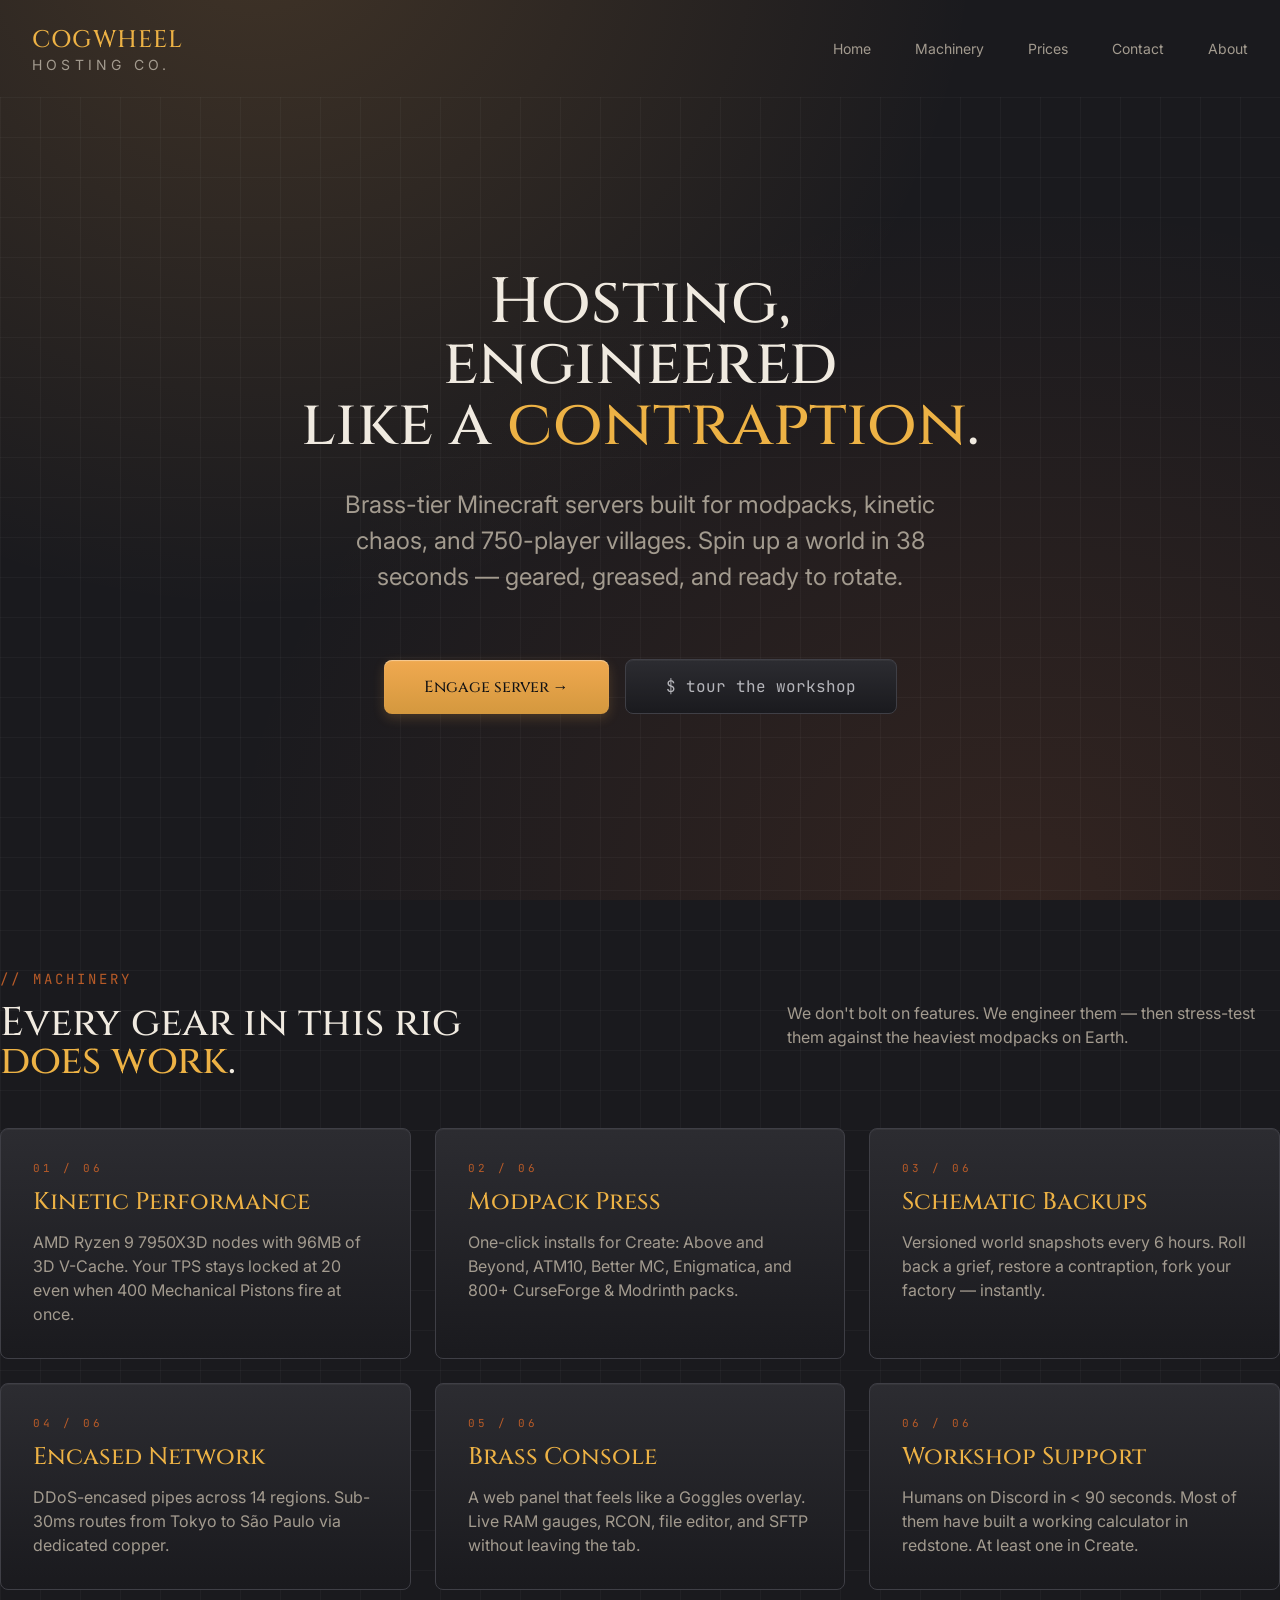
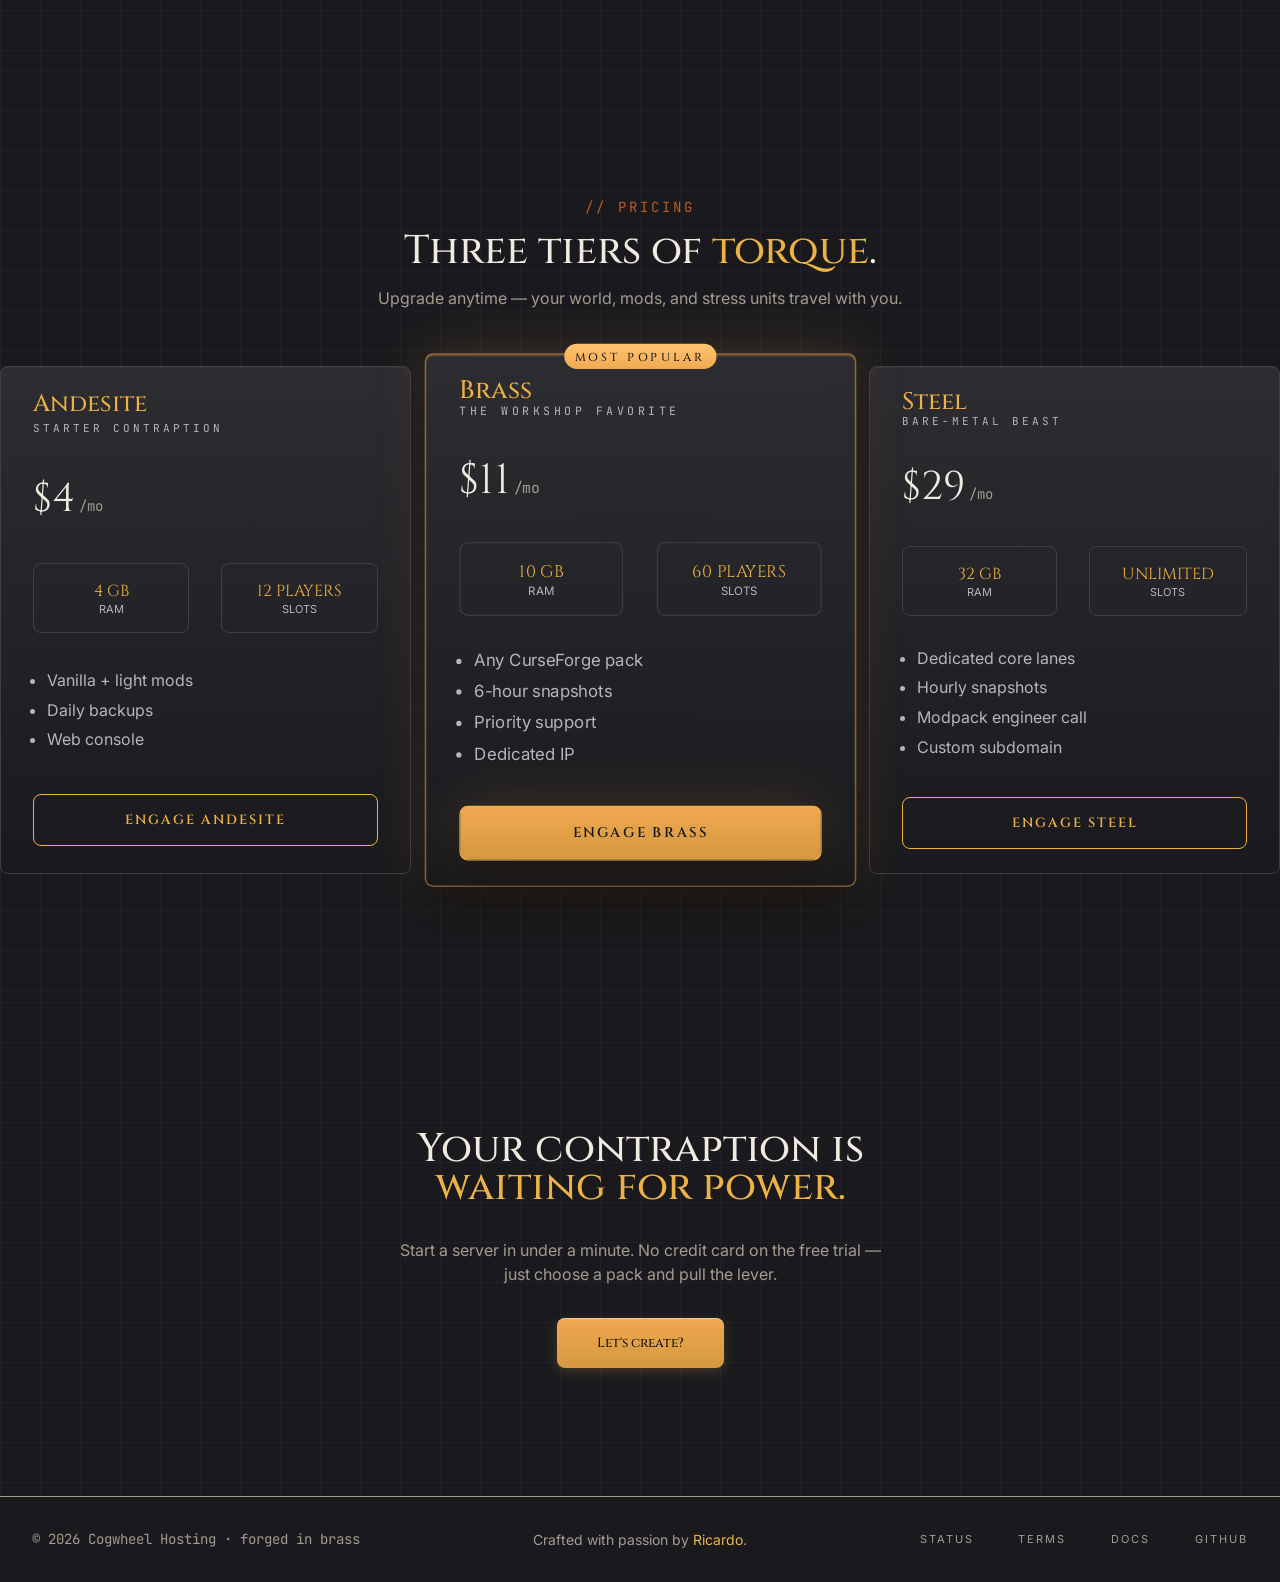
<file: index.html>
<!doctype html>
<html lang="en">
  <head>
    <meta charset="UTF-8" />
    <meta name="viewport" content="width=device-width, initial-scale=1.0" />
    <title>Cogwheel Hosting</title>
    <link rel="stylesheet" href="./styles/index.css" />
    <link rel="stylesheet" href="./styles/reset.css" />
    <link rel="stylesheet" href="./styles/variables.css" />
    <link rel="preconnect" href="https://fonts.googleapis.com" />
    <link rel="preconnect" href="https://fonts.gstatic.com" crossorigin />
    <link
      href="https://fonts.googleapis.com/css2?family=Cinzel:wght@400..900&family=Inter:ital,opsz,wght@0,14..32,100..900;1,14..32,100..900&family=JetBrains+Mono:ital,wght@0,100..800;1,100..800&display=swap"
      rel="stylesheet"
    />
  </head>

  <body>
    <header class="header">
      <div class="container">
        <nav class="navbar">
          <h3 class="logo"><span class="accent">Cogwheel</span><br />hosting co.</h3>
          <ul class="navbar-list">
            <li class="navbar-item"><a class="navbar-link" href="#">Home</a></li>
            <li class="navbar-item"><a class="navbar-link" href="#machinery">Machinery</a></li>
            <li class="navbar-item"><a class="navbar-link" href="#prices">Prices</a></li>
            <li class="navbar-item"><a class="navbar-link" href="#contact">Contact</a></li>
            <li class="navbar-item"><a class="navbar-link" href="./pages/about.html">About</a></li>
          </ul>
        </nav>
      </div>
    </header>

    <section id="hero" class="hero blueprint-bg">
      <div class="container">
        <h1 class="title">
          Hosting,<br />
          engineered<br />
          like a <span class="accent">contraption</span>.
        </h1>
        <h4 class="paragraph">
          Brass-tier Minecraft servers built for modpacks, kinetic chaos, and 750-player villages.
          Spin up a world in 38 seconds — geared, greased, and ready to rotate.
        </h4>
        <div class="container-btns">
          <button class="btn brass-plate"><a href="./pages/form.html">Engage server →</a></button>
          <button class="btn andesite-casing"><a href="#prices">$ tour the workshop</a></button>
        </div>
      </div>
    </section>

    <section id="machinery" class="machinery blueprint-bg">
      <div class="container">
        <div class="machinery-text">
          <div class="left">
            <span class="copper-text">// machinery</span>
            <h3 class="title">
              Every gear in this rig<br /><span class="accent">does work</span>.
            </h3>
          </div>
          <div class="right">
            <p class="paragraph">
              We don't bolt on features. We engineer them — then stress-test them against the
              heaviest modpacks on Earth.
            </p>
          </div>
        </div>
        <div class="machinery-cards">
          <div class="card">
            <span class="card-number">01 / 06</span>
            <h3 class="title">Kinetic Performance</h3>
            <p class="paragraph">
              AMD Ryzen 9 7950X3D nodes with 96MB of 3D V-Cache. Your TPS stays locked at 20 even
              when 400 Mechanical Pistons fire at once.
            </p>
          </div>
          <div class="card">
            <span class="card-number">02 / 06</span>
            <h3 class="title">Modpack Press</h3>
            <p class="paragraph">
              One-click installs for Create: Above and Beyond, ATM10, Better MC, Enigmatica, and
              800+ CurseForge & Modrinth packs.
            </p>
          </div>
          <div class="card">
            <span class="card-number">03 / 06</span>
            <h3 class="title">Schematic Backups</h3>
            <p class="paragraph">
              Versioned world snapshots every 6 hours. Roll back a grief, restore a contraption,
              fork your factory — instantly.
            </p>
          </div>
          <div class="card">
            <span class="card-number">04 / 06</span>
            <h3 class="title">Encased Network</h3>
            <p class="paragraph">
              DDoS-encased pipes across 14 regions. Sub-30ms routes from Tokyo to São Paulo via
              dedicated copper.
            </p>
          </div>
          <div class="card">
            <span class="card-number">05 / 06</span>
            <h3 class="title">Brass Console</h3>
            <p class="paragraph">
              A web panel that feels like a Goggles overlay. Live RAM gauges, RCON, file editor, and
              SFTP without leaving the tab.
            </p>
          </div>
          <div class="card">
            <span class="card-number">06 / 06</span>
            <h3 class="title">Workshop Support</h3>
            <p class="paragraph">
              Humans on Discord in < 90 seconds. Most of them have built a working calculator in
              redstone. At least one in Create.
            </p>
          </div>
        </div>
      </div>
    </section>

    <section id="prices" class="prices blueprint-bg">
      <div class="container">
        <span class="copper-text">// pricing</span>
        <h3 class="title">Three tiers of <span class="accent">torque</span>.</h3>
        <p class="paragraph">
          Upgrade anytime — your world, mods, and stress units travel with you.
        </p>
        <div class="cards-prices">
          <div class="card">
            <h3 class="title">Andesite</h3>
            <span class="sub-title">starter contraption</span>
            <h4 class="price">$4<span class="month">/mo</span></h4>
            <div class="card-specs">
              <div class="spec"><span class="accent">4 GB</span><br />RAM</div>
              <div class="spec"><span class="accent">12 players</span><br />slots</div>
            </div>
            <ul class="card-list">
              <li class="card-items">Vanilla + light mods</li>
              <li class="card-items">Daily backups</li>
              <li class="card-items">Web console</li>
            </ul>
            <button class="btn"><a href="./pages/form.html">Engage Andesite</a></button>
          </div>
          <div class="card featured">
            <span class="badge">most popular</span>
            <h3 class="title">Brass</h3>
            <span class="sub-title">the workshop favorite</span>
            <h4 class="price">$11<span class="month">/mo</span></h4>
            <div class="card-specs">
              <div class="spec"><span class="accent">10 GB</span><br />RAM</div>
              <div class="spec"><span class="accent">60 players</span><br />slots</div>
            </div>
            <ul class="card-list">
              <li class="card-items">Any CurseForge pack</li>
              <li class="card-items">6-hour snapshots</li>
              <li class="card-items">Priority support</li>
              <li class="card-items">Dedicated IP</li>
            </ul>
            <button class="btn brass-plate"><a href="./pages/form.html">Engage Brass</a></button>
          </div>
          <div class="card">
            <h3 class="title">Steel</h3>
            <span class="sub-title">bare-metal beast</span>
            <h4 class="price">$29<span class="month">/mo</span></h4>
            <div class="card-specs">
              <div class="spec"><span class="accent">32 GB</span><br />RAM</div>
              <div class="spec"><span class="accent">Unlimited</span><br />slots</div>
            </div>
            <ul class="card-list">
              <li class="card-items">Dedicated core lanes</li>
              <li class="card-items">Hourly snapshots</li>
              <li class="card-items">Modpack engineer call</li>
              <li class="card-items">Custom subdomain</li>
            </ul>
            <button class="btn"><a href="./pages/form.html">Engage Steel</a></button>
          </div>
        </div>
      </div>
    </section>

    <section id="contact" class="contact blueprint-bg">
      <div class="container">
        <h3 class="title">
          Your contraption is<br /><span class="accent">waiting for power.</span>
        </h3>
        <p class="paragraph">
          Start a server in under a minute. No credit card on the free trial —<br />just choose a
          pack and pull the lever.
        </p>
        <button class="btn brass-plate"><a href="./pages/form.html">Let's create?</a></button>
      </div>
    </section>

    <footer class="footer">
      <div class="container">
        <span class="copyright">© 2026 Cogwheel Hosting · forged in brass</span>
        <p class="paragraph">
          Crafted with passion by
          <span class="accent"
            ><a class="link" href="https://github.com/RicardoLopesFV">Ricardo</a></span
          >.
        </p>
        <ul class="footer-list">
          <li class="list-item"><a href="">Status</a></li>
          <li class="list-item"><a href="">Terms</a></li>
          <li class="list-item"><a href="">Docs</a></li>
          <li class="list-item"><a href="https://github.com/RicardoLopesFV">Github</a></li>
        </ul>
      </div>
    </footer>
  </body>
</html>
</file>
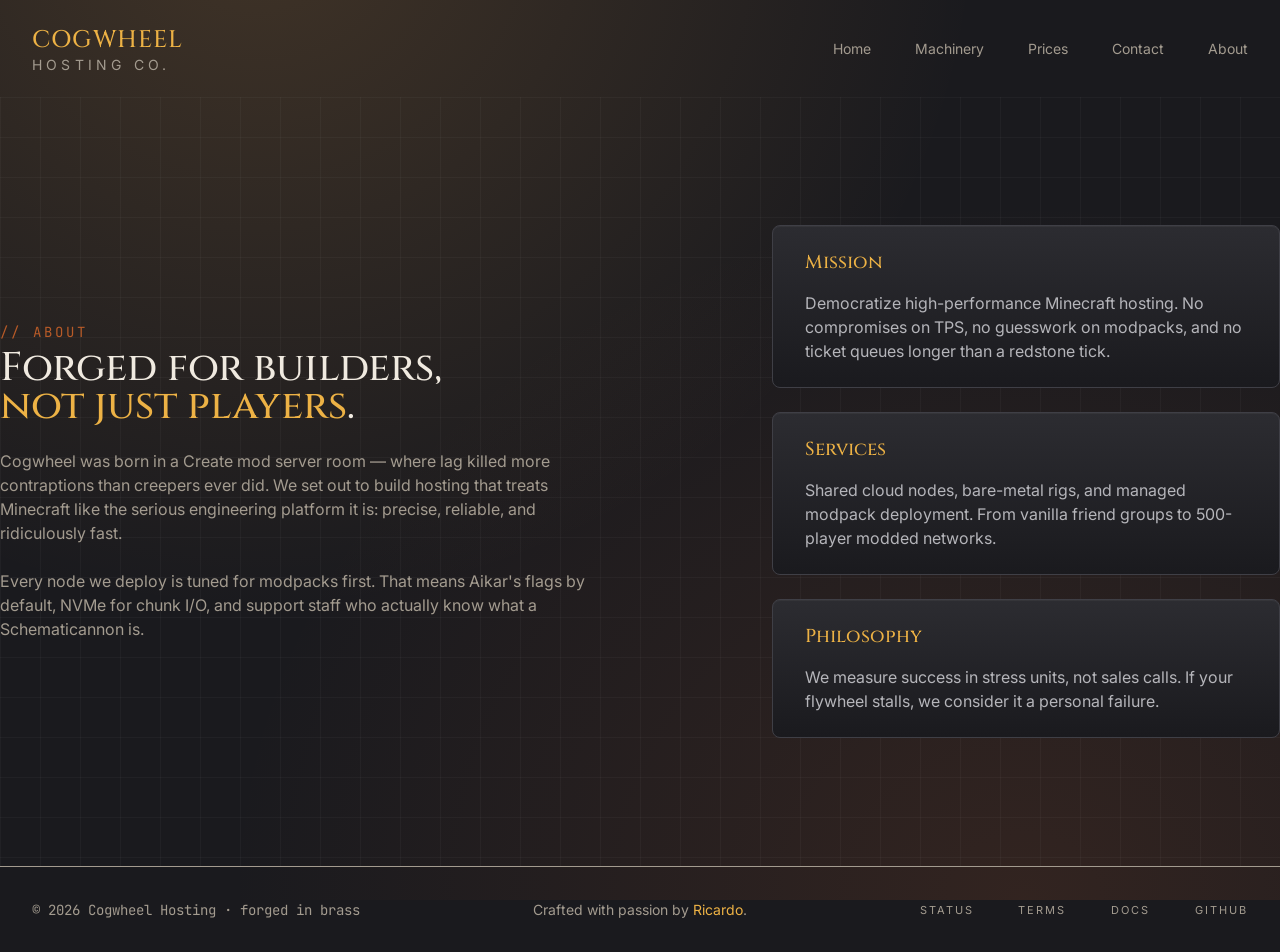
<file: pages/about.html>
<!doctype html>
<html lang="en">
  <head>
    <meta charset="UTF-8" />
    <meta name="viewport" content="width=device-width, initial-scale=1.0" />
    <title>Cogwheel Hosting - About</title>
    <link rel="stylesheet" href="../styles/reset.css" />
    <link rel="stylesheet" href="../styles/variables.css" />
    <link rel="stylesheet" href="../styles/index.css" />
    <link rel="stylesheet" href="../styles/about.css" />
    <link rel="preconnect" href="https://fonts.googleapis.com" />
    <link rel="preconnect" href="https://fonts.gstatic.com" crossorigin />
    <link
      href="https://fonts.googleapis.com/css2?family=Cinzel:wght@400..900&family=Inter:ital,opsz,wght@0,14..32,100..900;1,14..32,100..900&family=JetBrains+Mono:ital,wght@0,100..800;1,100..800&display=swap"
      rel="stylesheet"
    />
  </head>

  <body>
    <header class="header">
      <div class="container">
        <nav class="navbar">
          <h3 class="logo"><span class="accent">Cogwheel</span><br />hosting co.</h3>
          <ul class="navbar-list">
            <li class="navbar-item"><a class="navbar-link" href="../index.html">Home</a></li>
            <li class="navbar-item">
              <a class="navbar-link" href="../index.html#machinery">Machinery</a>
            </li>
            <li class="navbar-item">
              <a class="navbar-link" href="../index.html#prices">Prices</a>
            </li>
            <li class="navbar-item">
              <a class="navbar-link" href="../index.html#contact">Contact</a>
            </li>
            <li class="navbar-item"><a class="navbar-link" href="#">About</a></li>
          </ul>
        </nav>
      </div>
    </header>

    <section class="about blueprint-bg">
      <div class="container">
        <div class="about-text">
          <span class="copper-text">// about</span>
          <h3 class="title">
            Forged for builders,<br /><span class="accent">not just players</span>.
          </h3>
          <p class="paragraph">
            Cogwheel was born in a Create mod server room — where lag killed more contraptions than
            creepers ever did. We set out to build hosting that treats Minecraft like the serious
            engineering platform it is: precise, reliable, and ridiculously fast.
          </p>
          <p class="paragraph">
            Every node we deploy is tuned for modpacks first. That means Aikar's flags by default,
            NVMe for chunk I/O, and support staff who actually know what a Schematicannon is.
          </p>
        </div>
        <div class="about-cards">
          <div class="card">
            <h3 class="card-title">Mission</h3>
            <p class="card-paragraph">
              Democratize high-performance Minecraft hosting. No compromises on TPS, no guesswork on
              modpacks, and no ticket queues longer than a redstone tick.
            </p>
          </div>
          <div class="card">
            <h3 class="card-title">Services</h3>
            <p class="card-paragraph">
              Shared cloud nodes, bare-metal rigs, and managed modpack deployment. From vanilla
              friend groups to 500-player modded networks.
            </p>
          </div>
          <div class="card">
            <h3 class="card-title">Philosophy</h3>
            <p class="card-paragraph">
              We measure success in stress units, not sales calls. If your flywheel stalls, we
              consider it a personal failure.
            </p>
          </div>
        </div>
      </div>
    </section>

    <footer class="footer">
      <div class="container">
        <span class="copyright">© 2026 Cogwheel Hosting · forged in brass</span>
        <p class="paragraph">
          Crafted with passion by <span class="accent"><a href="">Ricardo</a></span
          >.
        </p>
        <ul class="footer-list">
          <li class="list-item"><a href="">Status</a></li>
          <li class="list-item"><a href="">Terms</a></li>
          <li class="list-item"><a href="">Docs</a></li>
          <li class="list-item"><a href="https://github.com/RicardoLopesFV">Github</a></li>
        </ul>
      </div>
    </footer>
  </body>
</html>
</file>
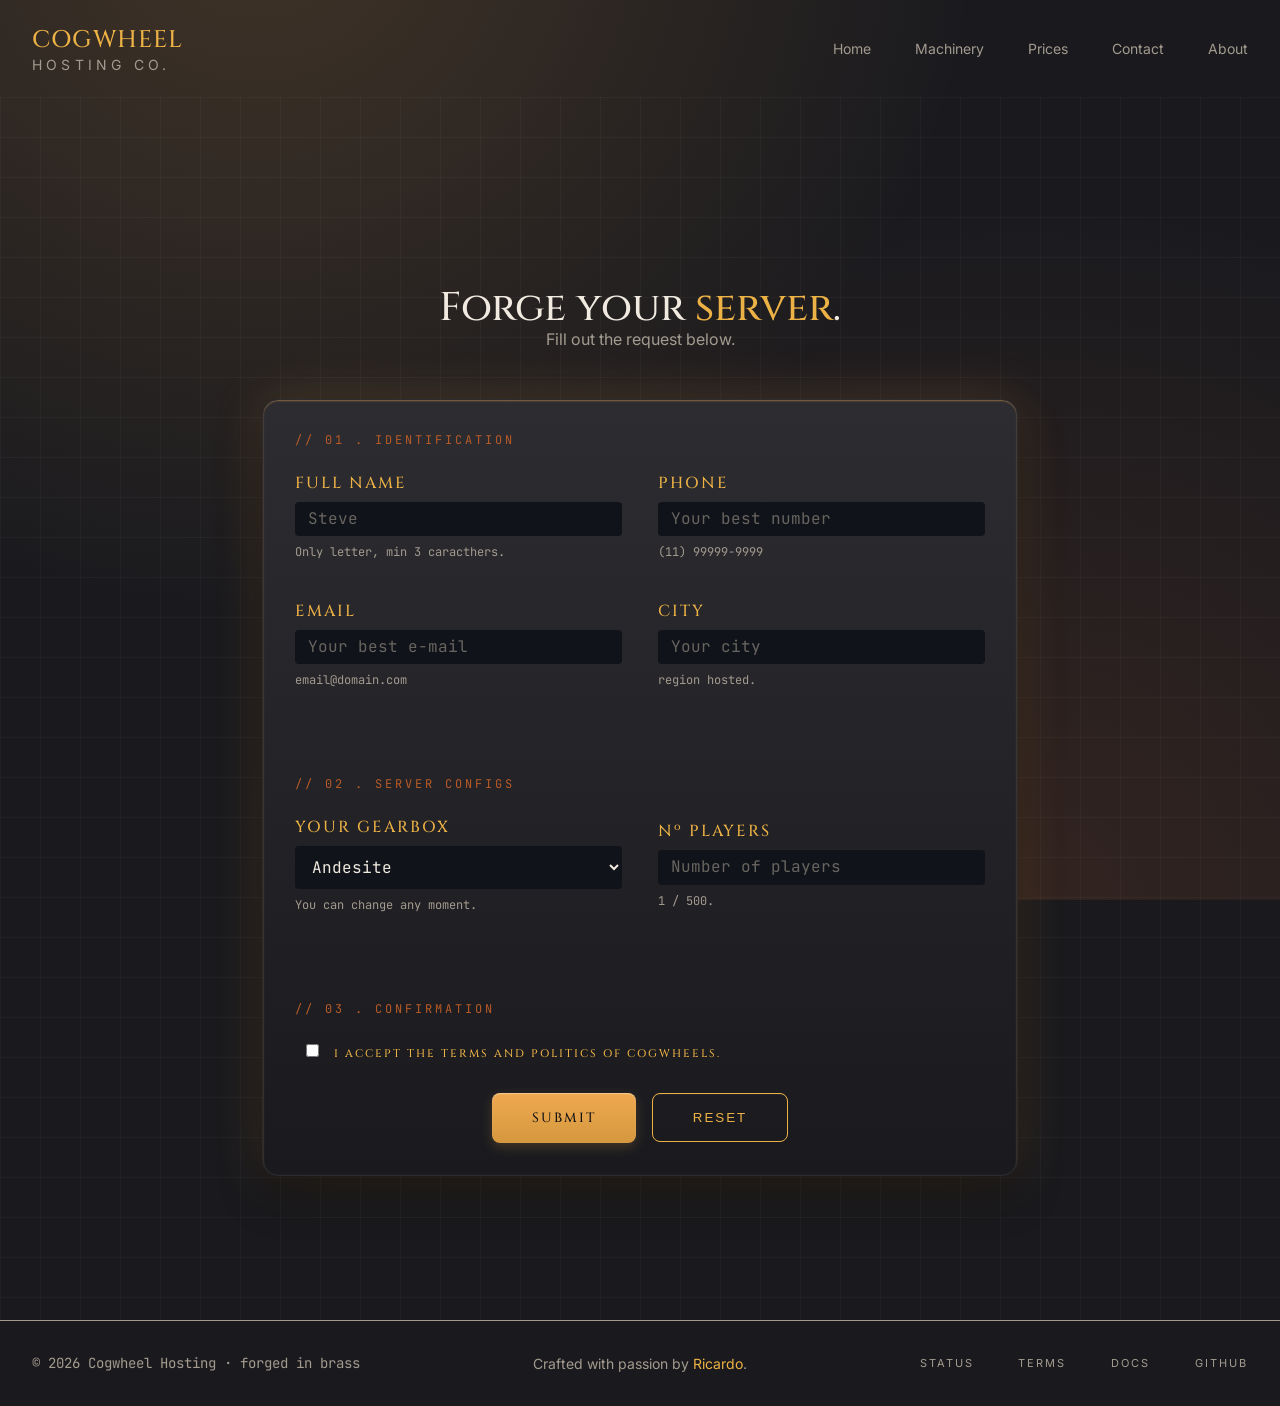
<file: pages/form.html>
<!doctype html>
<html lang="en">
  <head>
    <meta charset="UTF-8" />
    <meta name="viewport" content="width=device-width, initial-scale=1.0" />
    <title>Cogwheel Hosting - Form</title>
    <link rel="stylesheet" href="../styles/reset.css" />
    <link rel="stylesheet" href="../styles/variables.css" />
    <link rel="stylesheet" href="../styles/index.css" />
    <link rel="stylesheet" href="../styles/about.css" />
    <link rel="stylesheet" href="../styles/form.css" />
    <link rel="preconnect" href="https://fonts.googleapis.com" />
    <link rel="preconnect" href="https://fonts.gstatic.com" crossorigin />
    <link
      href="https://fonts.googleapis.com/css2?family=Cinzel:wght@400..900&family=Inter:ital,opsz,wght@0,14..32,100..900;1,14..32,100..900&family=JetBrains+Mono:ital,wght@0,100..800;1,100..800&display=swap"
      rel="stylesheet"
    />
  </head>
  <body>
    <header class="header">
      <div class="container">
        <nav class="navbar">
          <h3 class="logo"><span class="accent">Cogwheel</span><br />hosting co.</h3>
          <ul class="navbar-list">
            <li class="navbar-item"><a class="navbar-link" href="../index.html">Home</a></li>
            <li class="navbar-item">
              <a class="navbar-link" href="../index.html#machinery">Machinery</a>
            </li>
            <li class="navbar-item">
              <a class="navbar-link" href="../index.html#prices">Prices</a>
            </li>
            <li class="navbar-item">
              <a class="navbar-link" href="../index.html#contact">Contact</a>
            </li>
            <li class="navbar-item"><a class="navbar-link" href="#">About</a></li>
          </ul>
        </nav>
      </div>
    </header>

    <section class="form blueprint-bg">
      <div class="container">
        <h3 class="title">Forge your <span class="accent">server</span>.</h3>
        <p class="paragraph">Fill out the request below.</p>
        <form class="form-container" action="formAction.html" method="GET">
          <span class="copper-text">// 01 . Identification</span>
          <div class="section-container">
            <div class="div">
              <label class="label" for="full-name">Full name</label>
              <input
                class="input"
                type="text"
                name="full-name"
                id="full-name"
                placeholder="Steve"
                required
              />
              <span class="description">Only letter, min 3 caracthers.</span>

              <label class="label" for="e-mail">Email</label>
              <input
                class="input"
                type="email"
                name="email"
                id="e-mail"
                placeholder="Your best e-mail"
                required
              />
              <span class="description">email@domain.com</span>
            </div>

            <div class="div">
              <label class="label" for="phone">Phone</label>
              <input
                class="input"
                type="tel"
                name="phone"
                id="phone"
                placeholder="Your best number"
                required
              />
              <span class="description">(11) 99999-9999</span>

              <label class="label" for="city">City</label>
              <input
                class="input"
                type="text"
                name="city"
                id="city"
                placeholder="Your city"
                required
              />
              <span class="description">region hosted.</span>
            </div>
          </div>

          <span class="copper-text">// 02 . Server Configs</span>
          <div class="section-container">
            <div class="div">
              <label class="label" for="gearbox">Your Gearbox</label>
              <select class="select" name="gearbox" id="gearbox" required>
                <option class="option" value="andesite">Andesite</option>
                <option class="option" value="brass">Brass</option>
                <option class="option" value="steel">Steel</option>
              </select>
              <span class="description">You can change any moment.</span>
            </div>
            <div class="div">
              <label class="label" for="players">Nº players</label>
              <input
                class="input"
                type="number"
                name="players"
                id="players"
                placeholder="Number of players"
                required
              />
              <span class="description">1 / 500.</span>
            </div>
          </div>

          <span class="copper-text">// 03 . Confirmation</span>
          <div class="section-container confirmation">
            <input class="input checkbox" type="checkbox" name="checkbox" id="checkbox" required />
            <label class="label terms" for="checkbox"
              >I accept the terms and politics of cogwheels.</label
            >
            <div class="btns">
              <button type="submit" class="btn brass-plate">Submit</button>
              <button type="reset" class="btn andesite-casing">Reset</button>
            </div>
          </div>
        </form>
      </div>
    </section>

    <footer class="footer">
      <div class="container">
        <span class="copyright">© 2026 Cogwheel Hosting · forged in brass</span>
        <p class="paragraph">
          Crafted with passion by
          <span class="accent"
            ><a class="link" href="https://github.com/RicardoLopesFV">Ricardo</a></span
          >.
        </p>
        <ul class="footer-list">
          <li class="list-item"><a href="">Status</a></li>
          <li class="list-item"><a href="">Terms</a></li>
          <li class="list-item"><a href="">Docs</a></li>
          <li class="list-item"><a href="https://github.com/RicardoLopesFV">Github</a></li>
        </ul>
      </div>
    </footer>
  </body>
</html>
</file>
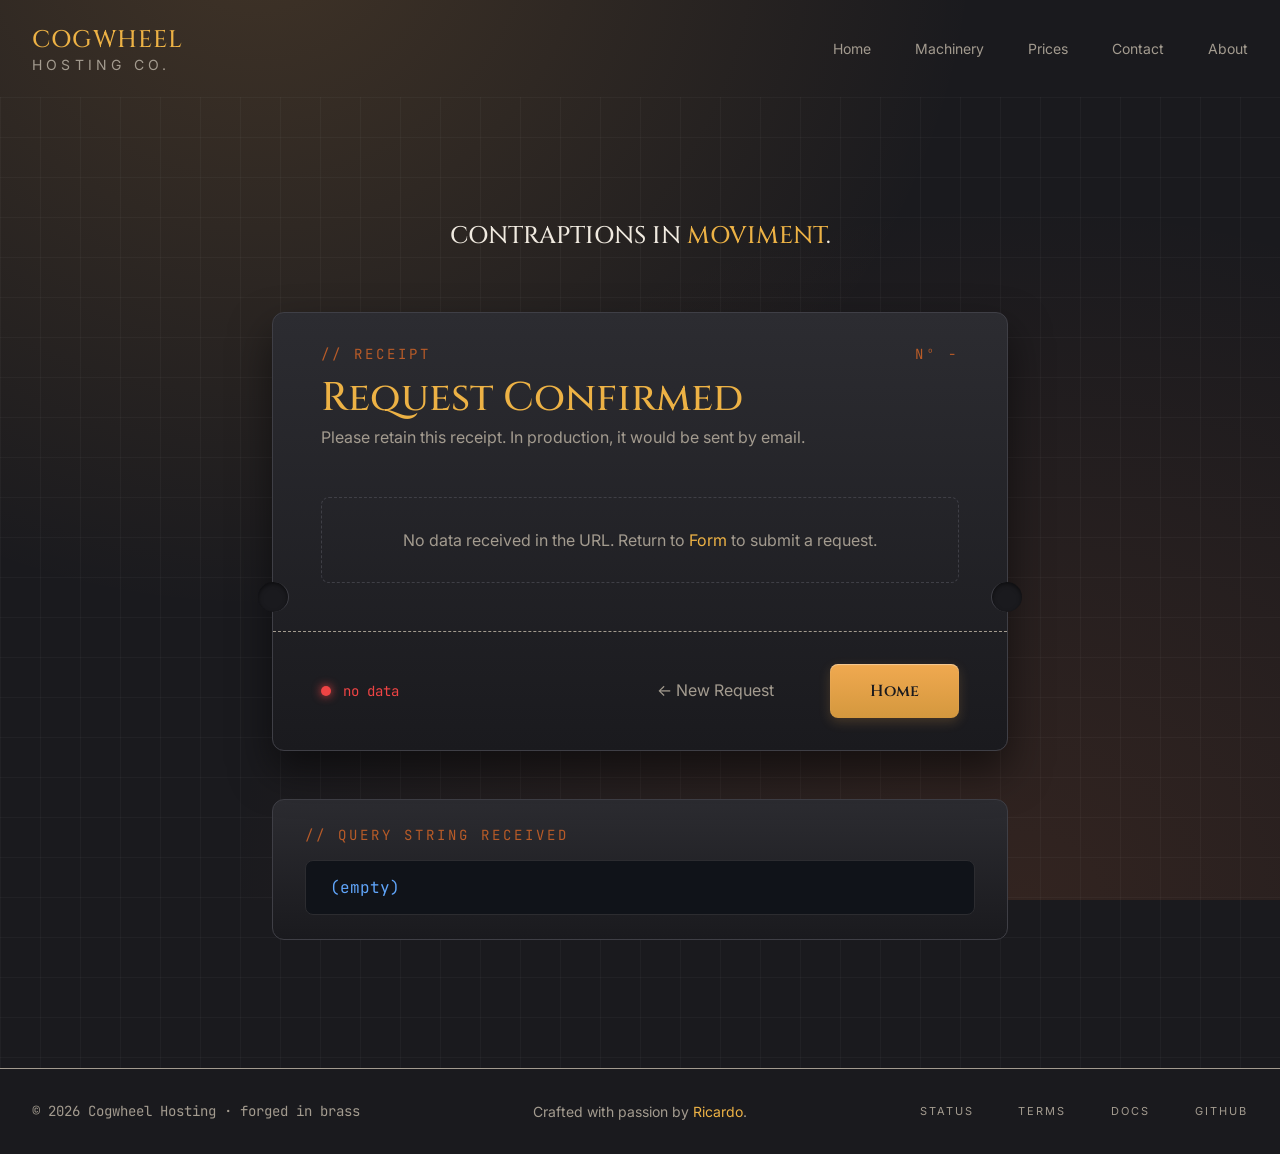
<file: pages/formAction.html>
<!doctype html>
<html lang="en">
  <head>
    <meta charset="UTF-8" />
    <meta name="viewport" content="width=device-width, initial-scale=1.0" />
    <title>Cogwheel Hosting - Receipt</title>
    <link rel="stylesheet" href="../styles/reset.css" />
    <link rel="stylesheet" href="../styles/variables.css" />
    <link rel="stylesheet" href="../styles/index.css" />
    <link rel="stylesheet" href="../styles/formAction.css" />
    <link rel="preconnect" href="https://fonts.googleapis.com" />
    <link rel="preconnect" href="https://fonts.gstatic.com" crossorigin />
    <link
      href="https://fonts.googleapis.com/css2?family=Cinzel:wght@400..900&family=Inter:ital,opsz,wght@0,14..32,100..900;1,14..32,100..900&family=JetBrains+Mono:ital,wght@0,100..800;1,100..800&display=swap"
      rel="stylesheet"
    />
  </head>

  <body>
    <header class="header">
      <div class="container">
        <nav class="navbar">
          <h3 class="logo"><span class="accent">Cogwheel</span><br />hosting co.</h3>
          <ul class="navbar-list">
            <li class="navbar-item"><a class="navbar-link" href="../index.html">Home</a></li>
            <li class="navbar-item">
              <a class="navbar-link" href="../index.html#machinery">Machinery</a>
            </li>
            <li class="navbar-item">
              <a class="navbar-link" href="../index.html#prices">Prices</a>
            </li>
            <li class="navbar-item">
              <a class="navbar-link" href="../index.html#contact">Contact</a>
            </li>
            <li class="navbar-item"><a class="navbar-link" href="./about.html">About</a></li>
          </ul>
        </nav>
      </div>
    </header>

    <section class="receipt-section blueprint-bg">
      <div class="container receipt-container">
        <div class="receipt-header-text">
          <h1 class="title">Contraptions in <span class="accent">Moviment</span>.</h1>
        </div>

        <div class="ticket">
          <div class="ticket-header">
            <span class="copper-text">// Receipt</span>
            <span class="copper-text" id="ticket-number">Nº -</span>
          </div>

          <div class="ticket-body">
            <h3 class="title accent">Request Confirmed</h3>
            <p class="paragraph">
              Please retain this receipt. In production, it would be sent by email.
            </p>

            <div id="ticket-data" class="ticket-data-empty">
              No data received in the URL. Return to
              <a href="form.html" class="accent">Form</a> to submit a request.
            </div>
          </div>

          <div class="ticket-footer">
            <div class="status-indicator">
              <span class="status-dot error" id="status-dot"></span>
              <span id="status-text" class="status-text error-text">no data</span>
            </div>

            <div class="ticket-actions">
              <a href="form.html" class="btn">← New Request</a>
              <a href="../index.html" class="btn brass-plate">Home</a>
            </div>
          </div>
        </div>

        <div class="query-block">
          <span class="copper-text">// QUERY STRING RECEIVED</span>
          <div class="code-terminal">
            <code id="query-string">(empty)</code>
          </div>
        </div>
      </div>
    </section>

    <footer class="footer">
      <div class="container">
        <span class="copyright">© 2026 Cogwheel Hosting · forged in brass</span>
        <p class="paragraph">
          Crafted with passion by
          <span class="accent"
            ><a class="link" href="https://github.com/RicardoLopesFV">Ricardo</a></span
          >.
        </p>
        <ul class="footer-list">
          <li class="list-item"><a href="">Status</a></li>
          <li class="list-item"><a href="">Terms</a></li>
          <li class="list-item"><a href="">Docs</a></li>
          <li class="list-item"><a href="https://github.com/RicardoLopesFV">Github</a></li>
        </ul>
      </div>
    </footer>
    <script src="../scripts/index.js"></script>
  </body>
</html>
</file>
<file: styles/index.css>
/* ----------------------- Global Styling ------------------------- */
.container {
  max-width: 1280px;
  width: 100%;
  padding: 0 2rem;
  margin: 0 auto;
}

body {
  width: 100%;
  min-height: 100vh;

  font-family: var(--font-family-primary);
  background-attachment: fixed;
  background-color: var(--andesite-dark);
  background-image:
    radial-gradient(
      ellipse at 20% -10%,
      color-mix(in srgb, var(--brass-highlight) 18%, transparent),
      transparent 50%
    ),
    radial-gradient(
      ellipse at 80% 100%,
      color-mix(in srgb, var(--copper-highlight) 14%, transparent),
      transparent 55%
    );
}

.blueprint-bg {
  /* Cria a grade de engenharia com linhas sutis brancas */
  background-size: 40px 40px;
  background-image:
    linear-gradient(to right, rgba(255, 255, 255, 0.03) 1px, transparent 1px),
    linear-gradient(to bottom, rgba(255, 255, 255, 0.03) 1px, transparent 1px);
}

.title {
  font-family: var(--font-family-titles);
  font-weight: 500;
  line-height: 0.95;
  color: var(--text-main);
}

.paragraph,
.navbar-list {
  color: var(--text-muted);
  line-height: 1.5;
  font-weight: 400;
}

.accent,
.label {
  color: var(--text-accent-brass);
}

.copper-text {
  font-family: var(--font-family-monospaced);
  font-size: var(--font-size-sm);
  font-weight: 400;
  letter-spacing: 3px;
  color: var(--copper-text);
  text-transform: uppercase;
}

.btn {
  padding: 1rem 2.5rem;

  border: none;
  border-radius: 8px;
  cursor: pointer;
  transition: all 0.2s ease-in-out;
}

.brass-plate {
  font-family: var(--font-family-titles);
  font-weight: 500;
  color: var(--btn-brass-text);

  background: linear-gradient(180deg, var(--btn-brass-base) 0%, var(--btn-brass-bottom) 100%);
  border-color: var(--btn-brass-border);
  box-shadow:
    inset 0 1px 1px rgba(255, 255, 255, 0.4),
    0 4px 12px rgba(240, 169, 80, 0.2);
}

.brass-plate:hover {
  background: linear-gradient(180deg, var(--btn-brass-top) 0%, var(--btn-brass-base) 100%);
  transform: translateY(-2px);
  box-shadow:
    inset 0 1px 1px rgba(255, 255, 255, 0.6),
    0 6px 16px rgba(240, 169, 80, 0.3);
}

.andesite-casing {
  background: linear-gradient(180deg, var(--btn-andesite-base) 0%, var(--btn-andesite-bottom) 100%);
  color: var(--btn-andesite-text);
  border: 1px solid var(--btn-andesite-border);
  box-shadow: inset 0 1px 1px rgba(255, 255, 255, 0.05);
}

.andesite-casing:hover {
  background: linear-gradient(180deg, var(--btn-andesite-top) 0%, var(--btn-andesite-base) 100%);
  color: var(--text-accent-brass);
  border-color: #52525b;
  transform: translateY(-2px);
  box-shadow:
    inset 0 1px 1px rgba(255, 255, 255, 0.1),
    0 4px 12px rgba(0, 0, 0, 0.3);
}

.machinery-cards,
.cards-prices {
  display: grid;
  grid-template-columns: repeat(3, 1fr);
  gap: 1.5rem;
}

/* ----------------------- Navbar Styling ------------------------- */
.navbar {
  width: 100%;
  padding: 1.5rem 0;

  display: flex;
  justify-content: space-between;
  align-items: center;
}

.navbar .logo {
  font-size: var(--font-size-sm);
  font-weight: 400;
  color: var(--text-muted);
  letter-spacing: 0.3em;
  text-transform: uppercase;
}

.navbar .accent {
  font-family: var(--font-family-titles);
  font-size: var(--font-size-md);
  font-weight: 500;
  letter-spacing: 0.05em;
}

.navbar .navbar-list {
  width: 50%;

  display: flex;
  justify-content: flex-end;
  align-items: center;
  gap: 2.75rem;

  font-size: var(--font-size-sm);
}

.navbar .navbar-item {
  transition: 0.2s all ease-in-out;
}

.navbar .navbar-item:hover {
  transform: translateY(-1px);
  color: var(--btn-andesite-text-hover);
}

/* ----------------------- Hero Styling ------------------------- */
.hero {
  padding: 11rem 0;
}

.hero .container {
  display: flex;
  flex-direction: column;
  gap: 2rem;
}

.hero .title {
  font-size: var(--font-size-xlg);
  text-align: center;
}

.hero .paragraph {
  width: 50%;
  margin: 0 auto;

  font-size: var(--font-size-md);
  text-align: center;
}

/* ----------------------- Hero Buttons Styling ------------------------- */
.container-btns {
  margin-top: 2rem;

  display: flex;
  justify-content: center;
  align-items: center;
  gap: 1rem;
}

.container-btns .btn {
  font-size: var(--font-size-base);
  font-family: var(--font-family-monospaced);
}

.container-btns .brass-plate {
  font-family: var(--font-family-titles);
  color: var(--btn-brass-text);
}

.container-btns .andesite-casing:active {
  transform: translateY(0);
  box-shadow: inset 0 2px 4px rgba(0, 0, 0, 0.2);
}

/* ----------------------- Machinery Texts Styling ------------------------- */
.machinery .container {
  padding: 5rem 0;
}

.machinery .machinery-text {
  margin-bottom: 3rem;
  width: 100%;
  display: flex;
  align-items: center;
  justify-content: center;
  gap: 3rem;
}

.machinery-text div {
  width: 50%;
  display: flex;
  flex-direction: column;
  align-items: flex-end;
}

.machinery-text .left {
  align-items: flex-start;
}

.machinery-text .title {
  margin-top: 1rem;
  font-size: var(--font-size-lg);
}

.machinery-text .paragraph {
  width: 80%;
}

/* ----------------------- Machinery Cards Styling ------------------------- */
.machinery-cards .card {
  padding: 2rem;
  display: flex;
  flex-direction: column;
  gap: 1rem;
  background: linear-gradient(180deg, var(--btn-andesite-base) 0%, var(--btn-andesite-bottom) 100%);
  color: var(--btn-andesite-text);
  border: 1px solid var(--btn-andesite-border);
  border-radius: 8px;
  box-shadow: inset 0 1px 1px rgba(255, 255, 255, 0.05);
  transition: 0.2s all ease-in-out;
}

.machinery-cards .card .card-number {
  font-family: var(--font-family-monospaced);
  font-size: calc(var(--font-size-sm) - 3px);
  font-weight: 400;
  letter-spacing: 3px;
  color: var(--copper-text);
  text-transform: uppercase;
}

.machinery-cards .card .title {
  color: var(--text-accent-brass);
  font-size: var(--font-size-md);
}

/* ----------------------- Prices Styling ------------------------- */
.prices .container {
  display: flex;
  flex-direction: column;
  align-items: center;
  padding: 8rem 0;
}

.prices .title {
  margin: 1rem 0 1rem;
  font-size: var(--font-size-lg);
}

.prices .cards-prices {
  margin-top: 3.5rem;
  width: 100%;
}

.cards-prices .card {
  display: flex;
  flex-direction: column;
  justify-content: space-around;
  padding: 1.5rem 2rem;
  background: linear-gradient(180deg, var(--btn-andesite-base) 0%, var(--btn-andesite-bottom) 100%);
  color: var(--btn-andesite-text);
  border: 1px solid var(--btn-andesite-border);
  border-radius: 8px;
  box-shadow: inset 0 1px 1px rgba(255, 255, 255, 0.05);
  transition: 0.2s all ease-in-out;
}

.cards-prices .featured {
  position: relative;
  transform: scale(1.05);
  border-color: color-mix(in srgb, var(--brass-highlight) 60%, transparent);

  box-shadow:
    0 20px 40px rgba(0, 0, 0, 0.4),
    0 0 50px color-mix(in srgb, var(--brass-highlight) 20%, transparent),
    inset 0 1px 2px color-mix(in srgb, var(--brass-highlight) 50%, transparent);
}

.cards-prices .featured .badge {
  position: absolute;
  top: -2%;
  left: 50%;
  transform: translateX(-50%);
  padding: 0.3rem 0.6rem;

  background: linear-gradient(180deg, var(--btn-brass-top) 0%, var(--btn-brass-base) 100%);
  border-radius: 16px;

  font-family: var(--font-family-titles);
  font-size: calc(var(--font-size-sm) - 3px);
  text-transform: uppercase;
  font-weight: 500;
  text-align: center;
  color: var(--andesite-dark);
  letter-spacing: 3px;
}

.cards-prices .card .title {
  margin: 0;
  font-size: var(--font-size-md);
  color: var(--text-accent-brass);
}

.cards-prices .card .sub-title {
  font-family: var(--font-family-monospaced);
  font-size: calc(var(--font-size-sm) - 3px);
  font-weight: 400;
  letter-spacing: 3px;
  text-transform: uppercase;
}

.cards-prices .card .price {
  margin: 2rem 0;
  font-size: var(--font-size-lg);
  font-family: var(--font-family-titles);
  font-weight: 400;
  color: var(--text-main);
}

.cards-prices .card .month {
  margin-left: 4px;
  font-size: var(--font-size-sm);
  font-family: var(--font-family-monospaced);
  color: var(--text-muted);
}

.cards-prices .card .card-specs {
  margin-bottom: 2rem;
  display: flex;
  justify-content: center;
  align-items: center;
  gap: 2rem;
}

.cards-prices .card .card-specs .spec {
  width: 100%;
  font-size: calc(var(--font-size-base) - 5px);
  text-transform: uppercase;
  padding: 1rem 2rem;
  text-align: center;
  border: 1px solid var(--btn-andesite-border);
  border-radius: 8px;
}

.card-specs .spec .accent {
  font-size: var(--font-size-base);
  font-family: var(--font-family-titles);
}

.cards-prices .card .card-list {
  margin-left: 0.9rem;
  display: flex;
  flex-direction: column;
  gap: 0.6rem;
  list-style-type: disc;
}

.cards-prices .card .btn {
  width: 100%;
  margin-top: 2.5rem;

  background: transparent;
  border: 0.3px solid var(--text-accent-brass);

  font-family: var(--font-family-titles);
  text-transform: uppercase;
  font-weight: 600;
  text-align: center;
  color: var(--text-accent-brass);
  letter-spacing: 2px;
}

.cards-prices .card .btn:hover {
  background: linear-gradient(180deg, var(--btn-brass-top) 0%, var(--btn-brass-base) 100%);
  transform: translateY(-2px);
  box-shadow:
    inset 0 1px 1px rgba(255, 255, 255, 0.6),
    0 6px 16px rgba(240, 169, 80, 0.3);
  color: var(--andesite-dark);
}

.brass-plate:active,
.cards-prices .card .btn:active,
.cards-prices .card .btn:hover:active {
  transform: translateY(0);
  box-shadow: none;
}

.cards-prices .card .brass-plate {
  background: linear-gradient(180deg, var(--btn-brass-base) 0%, var(--btn-brass-bottom) 100%);
  color: var(--andesite-dark);
  box-shadow:
    0 20px 40px rgba(0, 0, 0, 0.4),
    0 0 50px color-mix(in srgb, var(--brass-highlight) 20%, transparent),
    inset 0 1px 2px color-mix(in srgb, var(--brass-highlight) 50%, transparent);
}

/* ----------------------- Contact Styling ------------------------- */
.contact .container {
  padding: 8rem 0;
}

.contact .title {
  font-size: var(--font-size-lg);
  text-align: center;
}

.contact .paragraph {
  margin: 2rem 0;
  text-align: center;
}
.contact .btn {
  display: block;
  margin: 0 auto;
}

/* ----------------------- Footer Styling ------------------------- */
.footer {
  border-top: 1px solid var(--text-muted);
}

.footer .container {
  padding: 2rem;
}

.footer .container,
.footer .footer-list {
  display: flex;
  justify-content: space-between;
  align-items: center;

  color: var(--text-muted);
  font-size: var(--font-size-sm);
}

.footer .copyright {
  font-family: var(--font-family-monospaced);
}

.footer .footer-list {
  font-size: calc(var(--font-size-sm) - 3px);
  text-transform: uppercase;
  width: 27%;
  letter-spacing: 2px;
}
</file>
<file: styles/variables.css>
:root {
  /* Font-families */
  --font-family-primary: "Inter", sans-serif;
  --font-family-monospaced: "JetBrains Mono", monospace;
  --font-family-titles: "Cinzel", serif;

  /* Font-sizes */
  --font-size-sm: 0.875rem; /* 14px - Metadados, datas, labels de formulário e rodapés */
  --font-size-base: 1rem; /* 16px - Padrão universal e obrigatório para textos e parágrafos */
  --font-size-md: 1.5rem; /* 20px - Subtítulos (H3/H4) ou textos de destaque no card */
  --font-size-lg: 2.5rem; /* 32px - Títulos de seção (H2) */
  --font-size-xlg: 4rem; /* 64px - Títulos gigantes da Hero Section (H1) */

  /* Texts Colors */
  --text-main: hsl(37, 35%, 91%);
  --text-muted: hsl(36, 10%, 60%);
  --text-accent-brass: hsl(39, 82%, 60%);

  /* Metallic Colours */
  --andesite-dark: hsl(240, 7%, 11%);
  --andesite-polish: hsl(240, 5%, 18%);
  --andesite-highlight: hsl(240, 4%, 40%);

  --brass-dark: hsl(36, 56%, 35%);
  --brass-base: hsl(36, 64%, 54%);
  --brass-highlight: hsl(33, 84%, 63%);

  --copper-dark: hsl(20, 48%, 27%);
  --copper-base: hsl(20, 51%, 38%);
  --copper-highlight: hsl(20, 63%, 48%);
  --copper-text: hsl(21, 64%, 44%);

  /* Button Specific Colours */

  --btn-brass-top: #ffc570;
  --btn-brass-base: #f0a950;
  --btn-brass-bottom: #d4983e;
  --btn-brass-border: #d4983e;
  --btn-brass-text: #121214;

  --btn-andesite-top: #43434c;
  --btn-andesite-base: #2c2c31;
  --btn-andesite-bottom: #1a1a1e;
  --btn-andesite-border: #3f3f46;
  --btn-andesite-text: #b5b5ba;
  --btn-andesite-text-hover: #ffffff;
}
</file>
<file: styles/about.css>
.about .container {
  padding: 8rem 0;
  display: flex;
  align-items: center;
  gap: 2rem;
}

.about .about-text,
.about .about-cards {
  display: flex;
  flex-direction: column;
  gap: 1.5rem;
}

/* ----------------------- About Left Side ------------------------- */
.about-text .copper-text {
  font-family: var(--font-family-monospaced);
  font-size: var(--font-size-sm);
  font-weight: 400;
  letter-spacing: 3px;
  color: var(--copper-text);
  text-transform: uppercase;
}

.about-text .title {
  margin-top: -1rem;
  font-family: var(--font-family-titles);
  font-size: var(--font-size-lg);
  font-weight: 500;
  line-height: 0.95;
  color: var(--text-main);
}

.about-text .accent {
  color: var(--text-accent-brass);
}

.about-text .paragraph {
  max-width: 80%;
  font-family: var(--font-family-primary);
  line-height: 1.5;
  color: var(--text-muted);
}

/* ----------------------- About Right Side ------------------------- */
.about-cards .card {
  padding: 1.5rem 2rem;
  background: linear-gradient(180deg, var(--btn-andesite-base) 0%, var(--btn-andesite-bottom) 100%);
  color: var(--btn-andesite-text);
  border: 1px solid var(--btn-andesite-border);
  border-radius: 8px;
  box-shadow: inset 0 1px 1px rgba(255, 255, 255, 0.05);
  transition: 0.2s all ease-in-out;
}

.about-cards .card:hover {
  transform: translateY(-2px);
  box-shadow:
    inset 0 1px 1px rgba(255, 255, 255, 0.1),
    0 4px 12px rgba(0, 0, 0, 0.3);
}

.card .card-title {
  margin-bottom: 1rem;
  font-family: var(--font-family-titles);
  font-weight: 500;
  color: var(--text-accent-brass);
}

.card .card-paragraph {
  font-family: var(--font-family-primary);
  line-height: 1.5;
}
</file>
<file: styles/form.css>
.input::placeholder,
.textarea::placeholder,
.select {
  font-size: var(--font-size-base);
  font-family: var(--font-family-monospaced);
  color: color-mix(in srgb, var(--text-muted) 60%, transparent);
  opacity: 1;
}

.input,
.select {
  caret-color: var(--text-accent-brass);
  color: var(--text-main);
}

.input:focus,
.select:focus {
  outline: 1px solid var(--text-accent-brass);
  box-shadow: 0 0 0 3px color-mix(in srgb, var(--text-accent-brass) 20%, transparent);
}

select.select:invalid {
  color: color-mix(in srgb, var(--text-muted) 60%, transparent);
}

.form {
  padding: 6rem;
}

.form .title {
  padding-top: 6rem;
  font-size: var(--font-size-lg);
  text-align: center;
}

.form .paragraph {
  text-align: center;
}

.label {
  font-family: var(--font-family-titles);
  font-weight: 500;
  letter-spacing: 2px;
  text-transform: uppercase;
}

.description {
  display: block;
  margin-top: 0.3rem;
  margin-bottom: 2.5rem;
  font-family: var(--font-family-monospaced);
  font-size: calc(var(--font-size-sm) - 2px);
  color: var(--text-muted);
}

.form-container {
  max-width: 756px;
  width: 100%;
  padding: 2rem;
  margin: 3rem auto;

  display: flex;
  flex-direction: column;
  align-items: center;

  background: linear-gradient(180deg, var(--btn-andesite-base) 0%, var(--btn-andesite-bottom) 100%);
  border: 1px solid var(--andesite-polish);
  border-radius: 16px;
  box-shadow:
    0 20px 40px rgba(0, 0, 0, 0.4),
    0 0 50px color-mix(in srgb, var(--brass-highlight) 20%, transparent),
    inset 0 1px 2px color-mix(in srgb, var(--brass-highlight) 50%, transparent);
}

.form-container .copper-text {
  width: 100%;
  margin-bottom: 1.5rem;
  text-align: left;
  font-size: calc(var(--font-size-sm) - 2px);
}

.section-container {
  width: 100%;
  display: flex;
  align-items: center;
  justify-content: space-between;
  margin-bottom: 3rem;
}

.section-container .div {
  max-width: 327px;
  width: 100%;
}

.input,
.select {
  width: 100%;
  padding: 0.6rem 0.8rem;
  margin-top: 0.5rem;
  margin-bottom: 0.5rem;
  display: block;

  background-color: hsl(220, 21%, 8%);
  border: none;
  border-radius: 4px;
}

.terms {
  font-size: calc(var(--font-size-sm) - 3px);
}

.confirmation {
  display: block;
  margin-bottom: 0;
}

.confirmation .input {
  margin: 0;
  display: inline;
  width: 5%;
}

.confirmation .btns {
  margin-top: 2rem;
  display: flex;
  align-items: center;
  justify-content: center;
  gap: 1rem;
}

.confirmation .btns .andesite-casing {
  color: var(--text-accent-brass);
  background: transparent;
  border: 0.3px solid var(--text-accent-brass);
}

.confirmation .btns .btn {
  letter-spacing: 2px;
  text-transform: uppercase;
}
</file>
<file: styles/formAction.css>
.receipt-section {
  padding: 8rem 0;
  min-height: calc(100vh - 100px);
}

.receipt-container {
  display: flex;
  flex-direction: column;
  align-items: center;
  gap: 3rem;
  max-width: 800px;
}

.receipt-header-text {
  text-align: center;
}

.receipt-header-text .title {
  text-transform: uppercase;
  margin-bottom: 1rem;
}

code {
  font-family: var(--font-family-monospaced);
  color: var(--text-muted);
  background-color: var(--andesite-polish);
  padding: 0.2rem 0.4rem;
  border-radius: 4px;
}

/* ----------------------- The Ticket Shape ------------------------- */
.ticket {
  position: relative;
  width: 100%;
  background: linear-gradient(180deg, var(--btn-andesite-base) 0%, var(--btn-andesite-bottom) 100%);
  border: 1px solid var(--btn-andesite-border);
  border-radius: 12px;
  box-shadow: 0 20px 40px rgba(0, 0, 0, 0.5);
}

.ticket::before,
.ticket::after {
  content: "";
  position: absolute;
  top: 65%;
  width: 30px;
  height: 30px;
  background-color: var(--andesite-dark);
  border-radius: 50%;
  transform: translateY(-50%);
  z-index: 2;
  box-shadow: inset 0 2px 4px rgba(0, 0, 0, 0.5);
}

.ticket::before {
  left: -15px;
  border-right: 1px solid var(--btn-andesite-border);
}

.ticket::after {
  right: -15px;
  border-left: 1px solid var(--btn-andesite-border);
}

/* ----------------------- Ticket Internal Layout ------------------------- */
.ticket-header {
  display: flex;
  justify-content: space-between;
  padding: 2rem 3rem 1rem;
}

.ticket-body {
  padding: 0 3rem 3rem;
}

.ticket-body .title {
  font-size: var(--font-size-lg);
  margin-bottom: 0.5rem;
}

.ticket-data-empty {
  margin-top: 3rem;
  padding: 2rem;
  text-align: center;
  color: var(--text-muted);
  font-family: var(--font-family-primary);
  border: 1px dashed var(--btn-andesite-border);
  border-radius: 8px;
}

.ticket-footer {
  display: flex;
  justify-content: space-between;
  align-items: center;
  padding: 2rem 3rem;
  border-top: 1px dashed var(--text-muted);
}

/* ----------------------- Status Indicators ------------------------- */
.status-indicator {
  display: flex;
  align-items: center;
  gap: 0.75rem;
  font-family: var(--font-family-monospaced);
  font-size: var(--font-size-sm);
}

.status-dot {
  width: 10px;
  height: 10px;
  border-radius: 50%;
}

.status-dot.error {
  background-color: #ef4444;
  box-shadow: 0 0 10px #ef4444;
}
.status-text.error-text {
  color: #ef4444;
}

.status-dot.success {
  background-color: #10b981;
  box-shadow: 0 0 10px #10b981;
}
.status-text.success-text {
  color: #10b981;
}

.ticket-actions {
  display: flex;
  gap: 1rem;
}

.ticket-actions .btn {
  color: var(--text-muted);
}

.ticket-actions .brass-plate {
  color: var(--andesite-dark);
  font-weight: 600;
}

/* ----------------------- Query String Block ------------------------- */
.query-block {
  width: 100%;
  background: linear-gradient(180deg, var(--btn-andesite-base) 0%, var(--btn-andesite-bottom) 100%);
  border: 1px solid var(--btn-andesite-border);
  border-radius: 12px;
  padding: 1.5rem 2rem;
}

.code-terminal {
  margin-top: 1rem;
  background-color: hsl(220, 21%, 8%);
  padding: 1rem 1.5rem;
  border-radius: 8px;
  border: 1px solid var(--andesite-polish);
}

.code-terminal code {
  background-color: transparent;
  color: #60a5fa;
  word-break: break-all;
  padding: 0;
}
</file>
